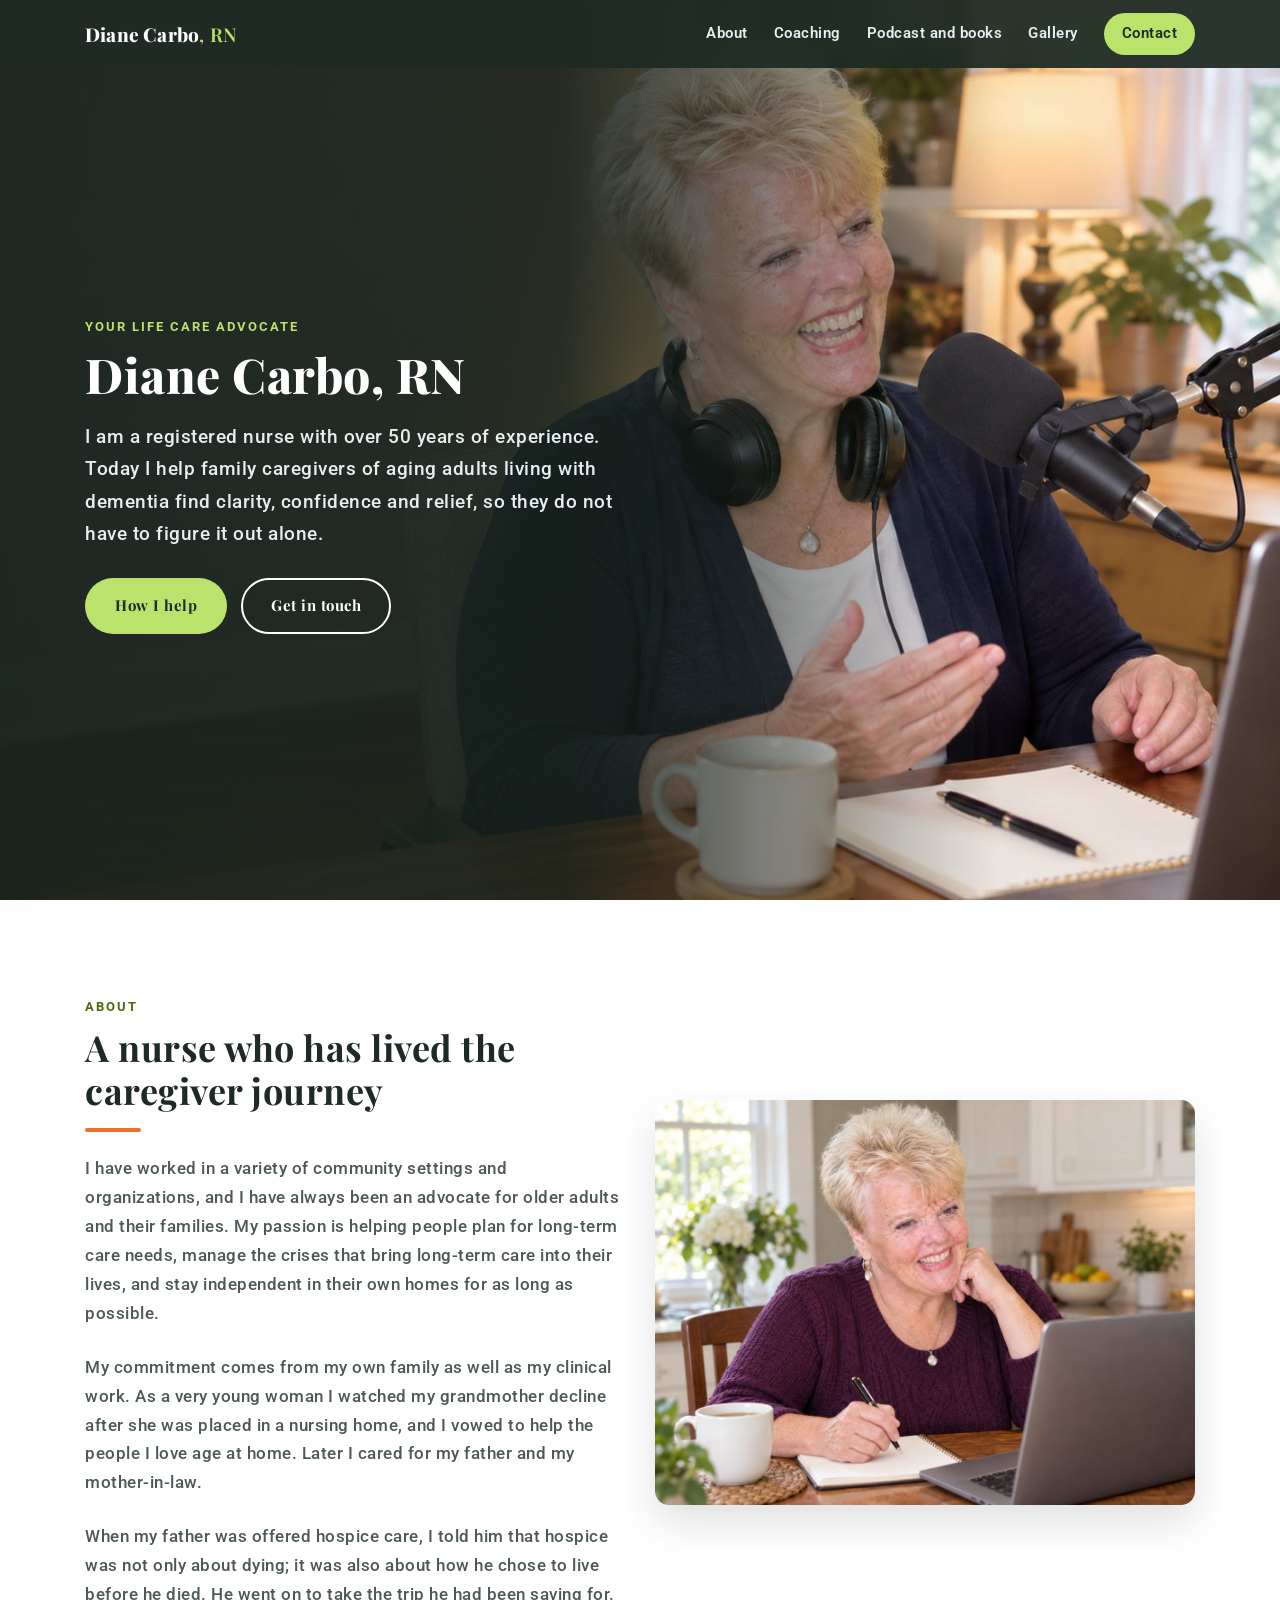
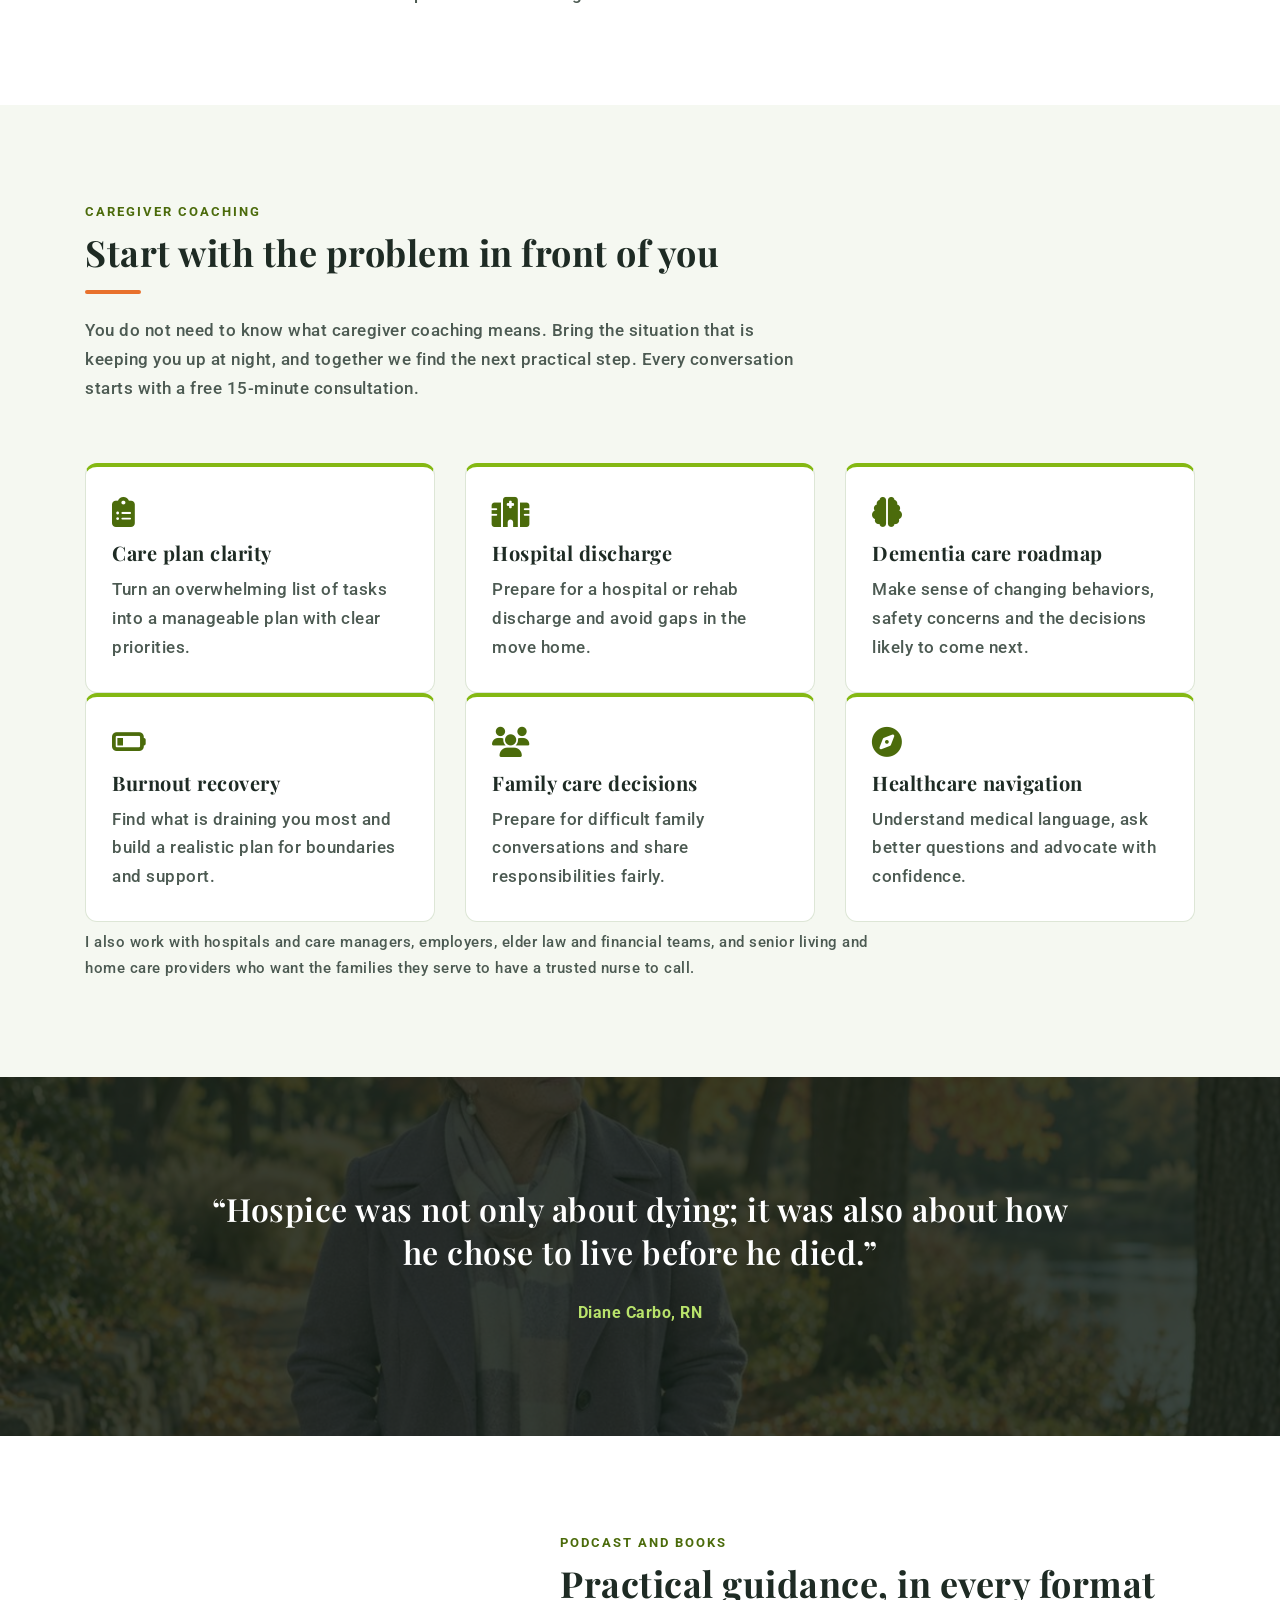
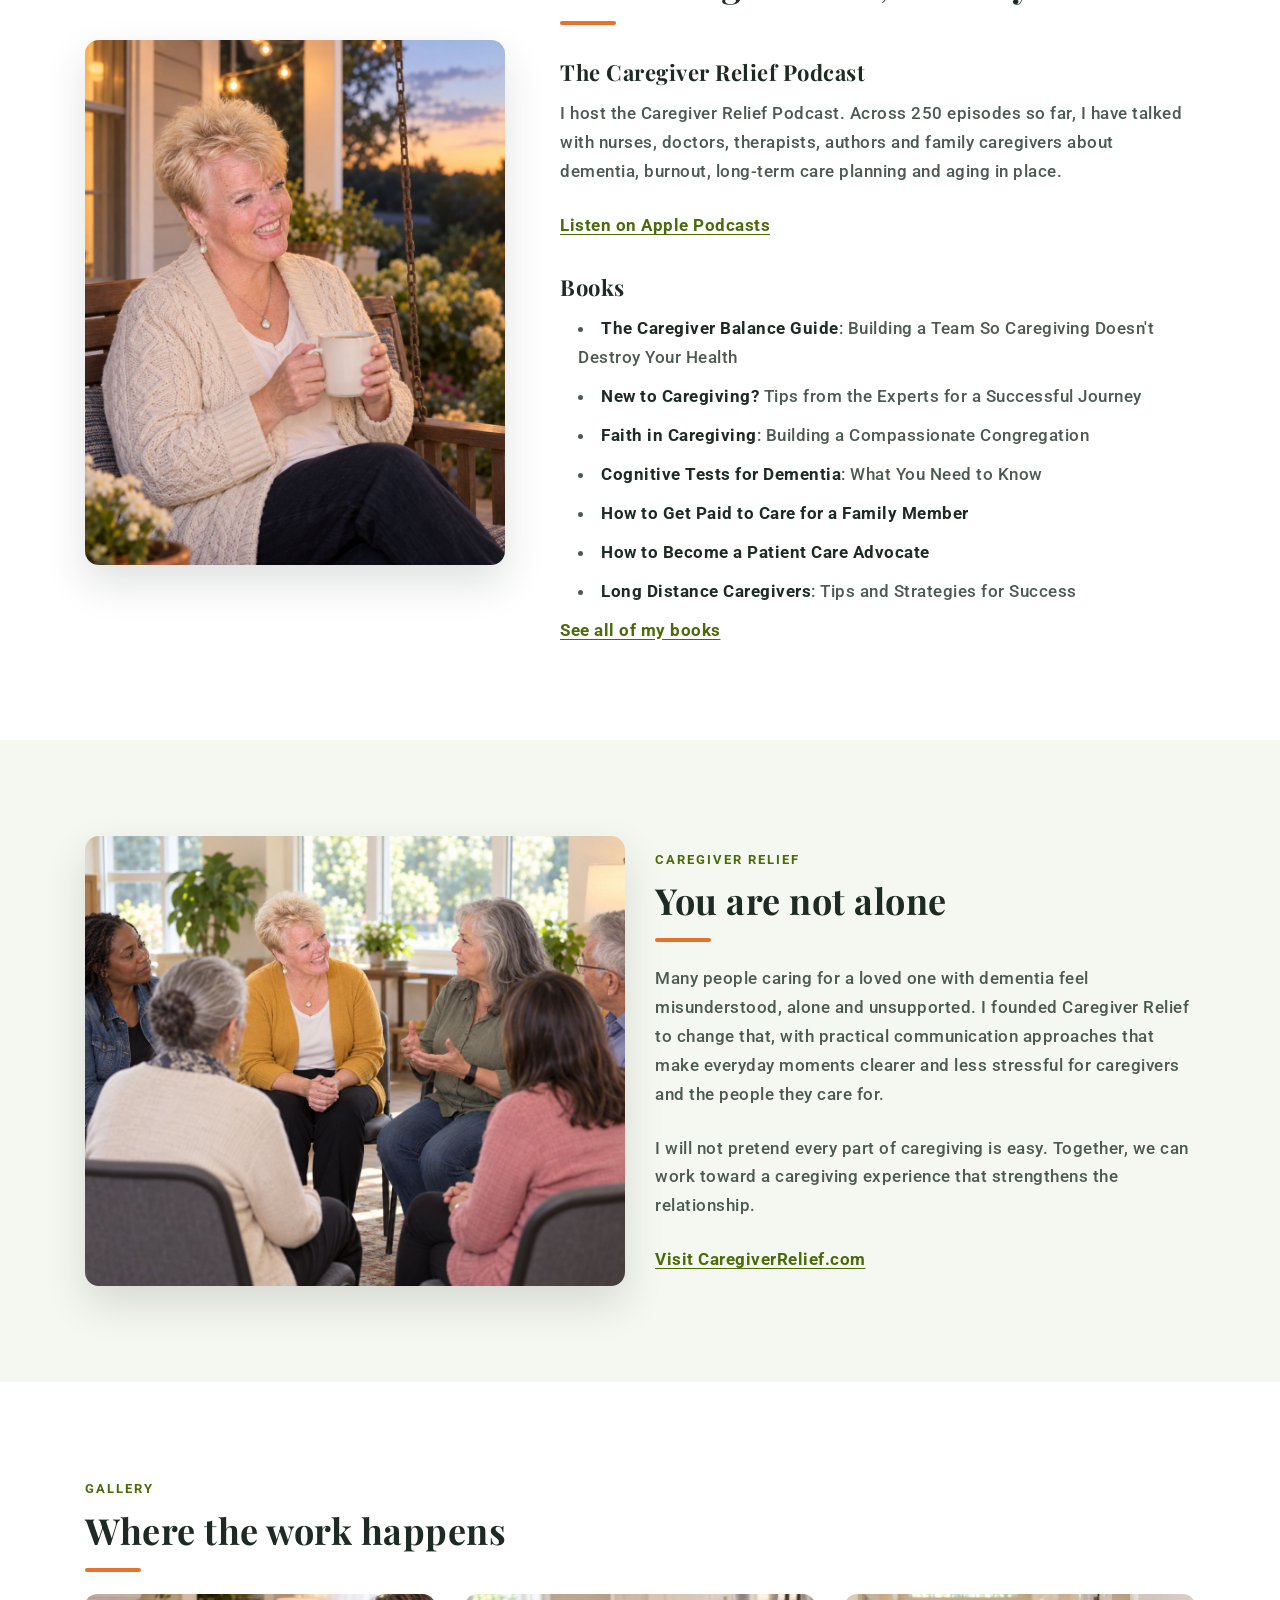
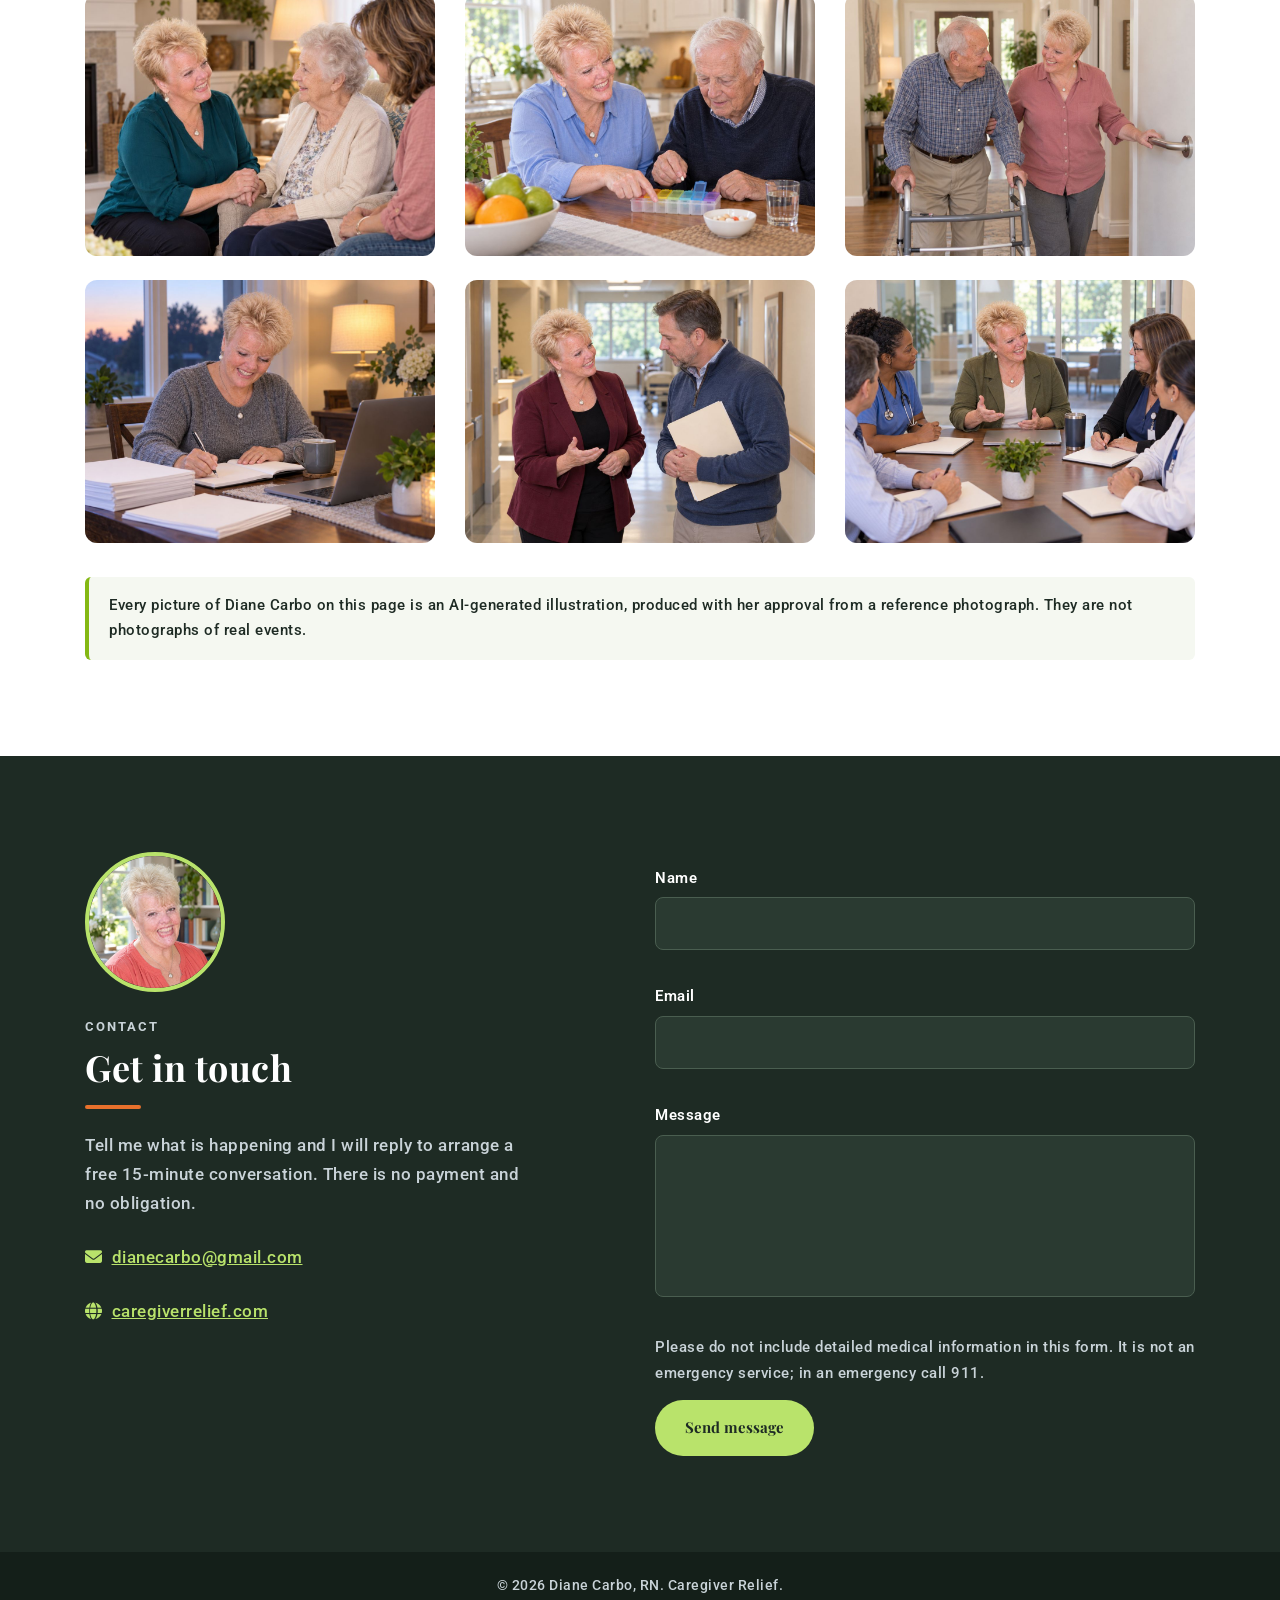
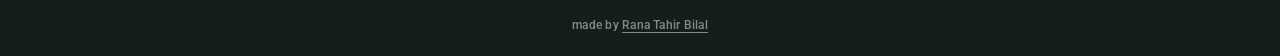
<file: index.html>
<!DOCTYPE html>
<html lang="en">
<head>
<meta charset="utf-8">
<meta name="viewport" content="width=device-width, initial-scale=1">
<title>Diane Carbo, RN | Caregiver Coach and Founder of Caregiver Relief</title>
<meta name="description" content="Diane Carbo, RN: a registered nurse with over 50 years of experience who coaches family caregivers of aging adults living with dementia. Founder of Caregiver Relief and host of the Caregiver Relief Podcast.">
<!-- WHILE ON github.io: keep noindex. WHEN MOVED TO HER OWN DOMAIN: delete the next line and change robots.txt to "Allow: /". -->
<meta name="robots" content="noindex, nofollow">
<link rel="icon" href="img/favicon.png">
<link rel="preconnect" href="https://fonts.googleapis.com">
<link rel="preconnect" href="https://fonts.gstatic.com" crossorigin>
<link rel="stylesheet" href="https://fonts.googleapis.com/css2?family=Playfair+Display:wght@500;600;700&family=Roboto:wght@400;500;700&display=swap">
<link rel="stylesheet" href="vendor/css/bundle.min.css">
<!-- Own stylesheet last so it wins the cascade -->
<link rel="stylesheet" href="css/dc-site.css">
</head>
<body>

<a class="dc-skip" href="#dc-main">Skip to content</a>

<!-- Header: written fresh; the demo's nav script is not used. -->
<header class="dc-header" id="dc-header">
  <div class="container dc-header-row">
    <a class="dc-brand" href="#top">Diane Carbo<span>, RN</span></a>
    <nav class="dc-nav" aria-label="Main">
      <a href="#about">About</a>
      <a href="#food">Coaching</a>
      <a href="#company-portfolio-section">Podcast and books</a>
      <a href="#deal">Gallery</a>
      <a href="#contact-sec" class="dc-nav-cta">Contact</a>
    </nav>
    <button class="dc-burger" id="dc-burger" aria-label="Open menu" aria-expanded="false" aria-controls="dc-drawer"><i class="fas fa-bars" aria-hidden="true"></i></button>
  </div>
</header>

<div class="dc-drawer" id="dc-drawer" aria-hidden="true">
  <button class="dc-drawer-close" id="dc-drawer-close" aria-label="Close menu"><svg width="22" height="22" viewBox="0 0 24 24" aria-hidden="true" focusable="false"><path d="M5 5l14 14M19 5L5 19" stroke="currentColor" stroke-width="2.4" stroke-linecap="round"/></svg></button>
  <nav aria-label="Mobile">
    <a href="#about">About</a>
    <a href="#food">Coaching</a>
    <a href="#company-portfolio-section">Podcast and books</a>
    <a href="#deal">Gallery</a>
    <a href="#contact-sec">Contact</a>
  </nav>
  <p class="dc-drawer-note">Registered nurse and caregiver coach. Founder of Caregiver Relief.</p>
</div>

<main id="dc-main">

<!-- HERO (demo shell: #banner). Floating demo layer images removed. -->
<section id="banner" class="banner-sec dc-hero" aria-label="Introduction">
  <span id="top"></span>
  <div class="container">
    <div class="dc-hero-text">
      <p class="dc-eyebrow dc-eyebrow-lift">Your Life Care Advocate</p>
      <h1>Diane Carbo, RN</h1>
      <p class="dc-hero-lede">I am a registered nurse with over 50 years of experience. Today I help family caregivers of aging adults living with dementia find clarity, confidence and relief, so they do not have to figure it out alone.</p>
      <div class="dc-hero-actions">
        <a class="dc-btn dc-btn-solid" href="#food">How I help</a>
        <a class="dc-btn dc-btn-ghost" href="#contact-sec">Get in touch</a>
      </div>
    </div>
  </div>
</section>

<!-- ABOUT (demo shell: #about) -->
<section id="about" class="about-sec dc-section">
  <div class="container">
    <div class="row align-items-center">
      <div class="col-lg-6 mb-5 mb-lg-0">
        <p class="dc-eyebrow">About</p>
        <h2 class="dc-h2">A nurse who has lived the caregiver journey</h2>
        <p>I have worked in a variety of community settings and organizations, and I have always been an advocate for older adults and their families. My passion is helping people plan for long-term care needs, manage the crises that bring long-term care into their lives, and stay independent in their own homes for as long as possible.</p>
        <p>My commitment comes from my own family as well as my clinical work. As a very young woman I watched my grandmother decline after she was placed in a nursing home, and I vowed to help the people I love age at home. Later I cared for my father and my mother-in-law.</p>
        <p>When my father was offered hospice care, I told him that hospice was not only about dying; it was also about how he chose to live before he died. He went on to take the trip he had been saving for.</p>
        <!-- Father's diagnosis and age deliberately left off (family detail). -->
      </div>
      <div class="col-lg-6">
        <figure class="dc-figure"><img src="img/research.jpg" width="1200" height="900" alt="Diane Carbo on a video coaching call at her kitchen table, listening closely" loading="lazy"></figure>
      </div>
    </div>
  </div>
</section>

<!-- COACHING (demo shell: #food) -->
<section id="food" class="dc-section dc-soft">
  <div class="container">
    <div class="row">
      <div class="col-lg-8">
        <p class="dc-eyebrow">Caregiver coaching</p>
        <h2 class="dc-h2">Start with the problem in front of you</h2>
        <p>You do not need to know what caregiver coaching means. Bring the situation that is keeping you up at night, and together we find the next practical step. Every conversation starts with a free 15-minute consultation.</p>
      </div>
    </div>
    <div class="row dc-cards">
      <div class="col-md-6 col-lg-4"><div class="dc-card"><i class="fas fa-clipboard-list" aria-hidden="true"></i><h3>Care plan clarity</h3><p>Turn an overwhelming list of tasks into a manageable plan with clear priorities.</p></div></div>
      <div class="col-md-6 col-lg-4"><div class="dc-card"><i class="fas fa-hospital" aria-hidden="true"></i><h3>Hospital discharge</h3><p>Prepare for a hospital or rehab discharge and avoid gaps in the move home.</p></div></div>
      <div class="col-md-6 col-lg-4"><div class="dc-card"><i class="fas fa-brain" aria-hidden="true"></i><h3>Dementia care roadmap</h3><p>Make sense of changing behaviors, safety concerns and the decisions likely to come next.</p></div></div>
      <div class="col-md-6 col-lg-4"><div class="dc-card"><i class="fas fa-battery-quarter" aria-hidden="true"></i><h3>Burnout recovery</h3><p>Find what is draining you most and build a realistic plan for boundaries and support.</p></div></div>
      <div class="col-md-6 col-lg-4"><div class="dc-card"><i class="fas fa-users" aria-hidden="true"></i><h3>Family care decisions</h3><p>Prepare for difficult family conversations and share responsibilities fairly.</p></div></div>
      <div class="col-md-6 col-lg-4"><div class="dc-card"><i class="fas fa-compass" aria-hidden="true"></i><h3>Healthcare navigation</h3><p>Understand medical language, ask better questions and advocate with confidence.</p></div></div>
    </div>
    <p class="dc-small dc-partners">I also work with hospitals and care managers, employers, elder law and financial teams, and senior living and home care providers who want the families they serve to have a trusted nurse to call.</p>
  </div>
</section>

<!-- QUOTE BAND (demo shell: #counter). Count-up numbers removed. -->
<section id="counter" class="dc-band dc-band-a" aria-label="In her words">
  <div class="container">
    <blockquote class="dc-quote">
      <p>&ldquo;Hospice was not only about dying; it was also about how he chose to live before he died.&rdquo;</p>
      <footer>Diane Carbo, RN</footer>
    </blockquote>
  </div>
</section>

<!-- PODCAST AND BOOKS (demo shell: #company-portfolio-section) -->
<section id="company-portfolio-section" class="dc-section">
  <div class="container">
    <div class="row align-items-center">
      <div class="col-lg-5 mb-5 mb-lg-0">
        <figure class="dc-figure dc-figure-tall"><img src="img/career.jpg" width="960" height="1200" alt="Diane Carbo on a porch swing at dusk with a cup of tea" loading="lazy"></figure>
      </div>
      <div class="col-lg-7">
        <p class="dc-eyebrow">Podcast and books</p>
        <h2 class="dc-h2">Practical guidance, in every format</h2>
        <h3 class="dc-h3">The Caregiver Relief Podcast</h3>
        <p>I host the Caregiver Relief Podcast. Across 250 episodes so far, I have talked with nurses, doctors, therapists, authors and family caregivers about dementia, burnout, long-term care planning and aging in place.</p>
        <p><a class="dc-link" href="https://podcasts.apple.com/us/podcast/caregiver-relief-podcast/id1580433165" target="_blank" rel="noopener">Listen on Apple Podcasts</a></p>
        <h3 class="dc-h3">Books</h3>
        <ul class="dc-list">
          <li><strong>The Caregiver Balance Guide</strong>: Building a Team So Caregiving Doesn't Destroy Your Health</li>
          <li><strong>New to Caregiving?</strong> Tips from the Experts for a Successful Journey</li>
          <li><strong>Faith in Caregiving</strong>: Building a Compassionate Congregation</li>
          <li><strong>Cognitive Tests for Dementia</strong>: What You Need to Know</li>
          <li><strong>How to Get Paid to Care for a Family Member</strong></li>
          <li><strong>How to Become a Patient Care Advocate</strong></li>
          <li><strong>Long Distance Caregivers</strong>: Tips and Strategies for Success</li>
        </ul>
        <p><a class="dc-link" href="https://www.caregiverrelief.com/tag/books/" target="_blank" rel="noopener">See all of my books</a></p>
      </div>
    </div>
  </div>
</section>

<!-- MISSION (demo shell: #client). Client logo carousel removed. -->
<section id="client" class="dc-section dc-soft">
  <div class="container">
    <div class="row align-items-center">
      <div class="col-lg-6 order-lg-2 mb-5 mb-lg-0">
        <p class="dc-eyebrow">Caregiver Relief</p>
        <h2 class="dc-h2">You are not alone</h2>
        <p>Many people caring for a loved one with dementia feel misunderstood, alone and unsupported. I founded Caregiver Relief to change that, with practical communication approaches that make everyday moments clearer and less stressful for caregivers and the people they care for.</p>
        <p>I will not pretend every part of caregiving is easy. Together, we can work toward a caregiving experience that strengthens the relationship.</p>
        <p><a class="dc-link" href="https://www.caregiverrelief.com/" target="_blank" rel="noopener">Visit CaregiverRelief.com</a></p>
      </div>
      <div class="col-lg-6 order-lg-1">
        <figure class="dc-figure"><img src="img/mission.jpg" width="1200" height="1000" alt="Diane Carbo leading a small caregiver support circle" loading="lazy"></figure>
      </div>
    </div>
  </div>
</section>

<!-- GALLERY (demo shell: #deal). Pricing deal removed. -->
<section id="deal" class="dc-section">
  <div class="container">
    <p class="dc-eyebrow">Gallery</p>
    <h2 class="dc-h2">Where the work happens</h2>
    <div class="row dc-gallery">
      <div class="col-sm-6 col-lg-4"><figure><img src="img/company.jpg" width="960" height="1200" loading="lazy" alt="Kneeling beside an older woman and her daughter in their living room"></figure></div>
      <div class="col-sm-6 col-lg-4"><figure><img src="img/plate-1.jpg" width="1200" height="900" loading="lazy" alt="Helping an older man sort his weekly medicines at the kitchen table"></figure></div>
      <div class="col-sm-6 col-lg-4"><figure><img src="img/plate-2.jpg" width="1200" height="900" loading="lazy" alt="Checking home safety with an older man who uses a walker"></figure></div>
      <div class="col-sm-6 col-lg-4"><figure><img src="img/plate-3.jpg" width="1200" height="900" loading="lazy" alt="Writing early in the morning"></figure></div>
      <div class="col-sm-6 col-lg-4"><figure><img src="img/plate-4.jpg" width="1200" height="900" loading="lazy" alt="Talking a family member through a hospital discharge"></figure></div>
      <div class="col-sm-6 col-lg-4"><figure><img src="img/plate-5.jpg" width="1200" height="900" loading="lazy" alt="Meeting with care managers around a table"></figure></div>
    </div>
    <p class="dc-disclosure">Every picture of Diane Carbo on this page is an AI-generated illustration, produced with her approval from a reference photograph. They are not photographs of real events.</p>
  </div>
</section>

<!-- CONTACT (demo shell: #contact-sec). Posts to FormSubmit at the client's own address. -->
<section id="contact-sec" class="dc-contact">
  <div class="container">
    <div class="row">
      <div class="col-lg-5 mb-5 mb-lg-0">
        <img class="dc-contact-portrait" src="img/portrait.jpg" width="960" height="1200" alt="Portrait of Diane Carbo" loading="lazy">
        <p class="dc-eyebrow dc-eyebrow-lift">Contact</p>
        <h2 class="dc-h2">Get in touch</h2>
        <p>Tell me what is happening and I will reply to arrange a free 15-minute conversation. There is no payment and no obligation.</p>
        <p class="dc-contact-line"><i class="fas fa-envelope" aria-hidden="true"></i> <a href="mailto:dianecarbo@gmail.com">dianecarbo@gmail.com</a></p>
        <p class="dc-contact-line"><i class="fas fa-globe" aria-hidden="true"></i> <a href="https://www.caregiverrelief.com/" target="_blank" rel="noopener">caregiverrelief.com</a></p>
      </div>
      <div class="col-lg-6 offset-lg-1">
        <form class="dc-form" action="https://formsubmit.co/dianecarbo@gmail.com" method="POST">
          <input type="hidden" name="_subject" value="New enquiry from your website">
          <input type="hidden" name="_template" value="table">
          <input type="hidden" name="_next" value="https://ranatahirbilal.github.io/diane-carbo/#contact-sec">
          <input type="text" name="_honey" class="dc-honey" tabindex="-1" autocomplete="off" aria-hidden="true">
          <label for="dc-name">Name</label>
          <input id="dc-name" type="text" name="name" required autocomplete="name">
          <label for="dc-email">Email</label>
          <input id="dc-email" type="email" name="email" required autocomplete="email">
          <label for="dc-msg">Message</label>
          <textarea id="dc-msg" name="message" rows="5" required></textarea>
          <p class="dc-small dc-form-note">Please do not include detailed medical information in this form. It is not an emergency service; in an emergency call 911.</p>
          <button type="submit" class="dc-btn dc-btn-solid">Send message</button>
        </form>
      </div>
    </div>
  </div>
</section>

</main>

<footer class="dc-foot">
  <div class="container">
    <p>&copy; <span id="dc-year">2026</span> Diane Carbo, RN. Caregiver Relief.</p>
  </div>

<p style="margin:18px 0 0;font-size:12px;line-height:1.5;opacity:.6;letter-spacing:.02em">made by <a href="https://ranatahirbilal.com" rel="nofollow noopener" target="_blank" style="color:inherit;text-decoration:none;border-bottom:1px solid currentColor">Rana Tahir Bilal</a></p>
</footer>

<script src="js/dc-site.js"></script>
</body>
</html>
</file>
<file: css/dc-site.css>
/* Diane Carbo site. Built on the MegaOne "nutritionist" demo shell (section ids kept).
   All site styles use the dc- prefix. Loaded last.
   Palette follows the demo's green and warm orange, darkened until it passes AA. */
:root{
  --dc-ink:#1E2B24;       /* 14.72 on white */
  --dc-muted:#4C5A52;     /*  7.26 on white, 6.77 on --dc-soft */
  --dc-soft:#F5F8F1;
  --dc-acc:#84B813;       /* the demo green: rules, icons, bars only (2.37 on white, never text) */
  --dc-acc-ink:#4B6B0B;   /*  6.16 on white, 5.75 on --dc-soft: small text on light */
  --dc-acc-lift:#B9E36B;  /* 10.00 on --dc-ink: small text on dark */
  --dc-green:#E8712C;     /* warm orange, decorative bars only */
  --dc-line:#DDE6D6;
}

html{scroll-behavior:smooth;scroll-padding-top:76px}
body{font-family:'Roboto',Arial,sans-serif;color:var(--dc-ink);background:#fff;font-size:17px;line-height:1.7;margin:0}
h1,h2,h3,.dc-brand{font-family:'Playfair Display',Georgia,serif}
a{color:var(--dc-acc-ink)}
a:hover{color:var(--dc-ink)}
img{max-width:100%;height:auto;display:block}
p{color:var(--dc-muted)}

.dc-skip{position:absolute;left:-999px;top:0;background:#fff;color:var(--dc-ink);padding:8px 14px;z-index:100}
.dc-skip:focus{left:8px}

/* Header: fixed at top (the demo pinned its nav to the foot of the hero) */
.dc-header{position:fixed;top:0;left:0;right:0;z-index:50;background:rgba(30,43,36,.94);backdrop-filter:blur(6px)}
.dc-header-row{display:flex;align-items:center;justify-content:space-between;height:68px}
.dc-brand{color:#fff;font-weight:800;font-size:19px;text-decoration:none;letter-spacing:.2px}
.dc-brand span{color:var(--dc-acc-lift);font-weight:600}
.dc-brand:hover{color:#fff}
.dc-nav{display:flex;gap:26px;align-items:center}
.dc-nav a{color:#E6EEF1;font-weight:600;font-size:15px;text-decoration:none}
.dc-nav a:hover{color:var(--dc-acc-lift)}
.dc-nav .dc-nav-cta{background:var(--dc-acc-lift);color:var(--dc-ink);padding:8px 18px;border-radius:30px}
.dc-nav .dc-nav-cta:hover{background:#fff;color:var(--dc-ink)}
.dc-burger{display:none;background:none;border:0;color:#fff;font-size:24px;padding:6px 8px;cursor:pointer}

.dc-drawer{position:fixed;top:0;right:0;bottom:0;width:300px;max-width:85vw;background:var(--dc-ink);z-index:60;transform:translateX(100%);transition:transform .3s ease;padding:70px 30px 30px;visibility:hidden}
.dc-drawer.is-open{transform:none;visibility:visible}
.dc-drawer nav a{display:block;color:#fff;font-family:'Playfair Display',Georgia,serif;font-weight:600;font-size:20px;text-decoration:none;padding:10px 0;border-bottom:1px solid rgba(255,255,255,.12)}
.dc-drawer nav a:hover{color:var(--dc-acc-lift)}
.dc-drawer-close{position:absolute;top:18px;right:20px;background:none;border:0;color:#fff;font-size:26px;cursor:pointer}
.dc-drawer-note{color:#C9D3D8;font-size:14px;margin-top:24px}

/* Hero. The demo's .background-carousal carried a carousel and absolute slabs; reset them. */
.dc-hero{position:relative;min-height:100vh;padding:140px 0 90px;
  background:#1E2B24 url(../img/hero.jpg) center right/cover no-repeat;display:flex;align-items:center}
.dc-hero::before{content:"";position:absolute;inset:0; /* measured: lede needs the dark zone to reach ~60% */
  background:linear-gradient(90deg,rgba(20,31,25,.93) 0%,rgba(20,31,25,.88) 44%,rgba(20,31,25,.5) 60%,rgba(20,31,25,0) 78%)}
.dc-hero .container{position:relative}
.dc-hero-text{max-width:660px}
.dc-hero-lede{max-width:560px}
.dc-hero h1{color:#fff;font-weight:800;font-size:48px;line-height:1.1;margin:10px 0 20px}
.dc-hero-lede{color:#E6EEF1;font-size:19px}
.dc-hero-actions{display:flex;flex-wrap:wrap;gap:14px;margin-top:28px}

.dc-eyebrow{text-transform:uppercase;letter-spacing:2px;font-weight:700;font-size:13px;color:var(--dc-acc-ink);margin-bottom:8px}
.dc-eyebrow-lift{color:var(--dc-acc-lift)}

.dc-btn{display:inline-block;font-family:'Playfair Display',Georgia,serif;font-weight:700;font-size:15px;padding:13px 28px;border-radius:40px;text-decoration:none;border:2px solid transparent;cursor:pointer}
.dc-btn-solid{background:var(--dc-acc-lift);color:var(--dc-ink)}
.dc-btn-solid:hover{background:#fff;color:var(--dc-ink)}
.dc-btn-ghost{border-color:#fff;color:#fff}
.dc-btn-ghost:hover{background:#fff;color:var(--dc-ink)}

.dc-section{padding:96px 0}
.dc-soft{background:var(--dc-soft)}
.dc-h2{font-size:36px;font-weight:700;line-height:1.2;margin-bottom:22px;color:var(--dc-ink)}
.dc-h2::after{content:"";display:block;width:56px;height:4px;background:var(--dc-green);margin-top:16px;border-radius:2px}
.dc-h3{font-size:22px;font-weight:700;margin:34px 0 14px}

.dc-figure{margin:0;border-radius:14px;overflow:hidden;box-shadow:0 18px 40px rgba(30,43,36,.14)}
.dc-figure-tall{margin-top:28px;max-width:420px}

.dc-cards{margin-top:60px}
.dc-card{background:#fff;border:1px solid var(--dc-line);border-top:4px solid var(--dc-acc);border-radius:12px;padding:30px 26px;height:100%}
.dc-card i{font-size:30px;color:var(--dc-acc);margin-bottom:14px}
.dc-card h3{font-size:20px;font-weight:700;margin-bottom:10px;color:var(--dc-ink)}
.dc-card p{margin:0}
.dc-cards .col-md-4{margin-bottom:24px}
.dc-card-plain{border-top-color:var(--dc-green)}

.dc-list{padding-left:18px;margin:0}
.dc-list li{color:var(--dc-muted);margin-bottom:10px}
.dc-list strong{color:var(--dc-ink)}
.dc-small{font-size:15px}

.dc-timeline{list-style:none;padding:0;margin:0;border-left:3px solid var(--dc-acc)}
.dc-timeline li{position:relative;padding:0 0 22px 28px}
.dc-timeline li::before{content:"";position:absolute;left:-9px;top:6px;width:15px;height:15px;border-radius:50%;background:#fff;border:3px solid var(--dc-acc)}
.dc-timeline h3{font-size:19px;font-weight:700;margin:0 0 2px;color:var(--dc-ink)}
.dc-timeline p{margin:0}

/* Quote bands */
.dc-band{position:relative;padding:110px 0;background:#1E2B24 center/cover no-repeat;color:#fff}
.dc-band::before{content:"";position:absolute;inset:0;background:rgba(20,31,25,.84)}
.dc-band .container{position:relative;max-width:900px;text-align:center}
.dc-band-a{background-image:url(../img/company.jpg);background-position:center 35%}
.dc-band-b{background:linear-gradient(135deg,#1E2B24 0%,#2C3F2A 100%)}
.dc-band-b::before{display:none}
.dc-quote-portrait{width:150px;height:150px;object-fit:cover;object-position:center 22%;border-radius:50%;border:4px solid var(--dc-acc-lift);margin:0 auto 28px}
.dc-quote{margin:0}
.dc-quote p{color:#fff;font-family:'Playfair Display',Georgia,serif;font-weight:600;font-size:32px;line-height:1.35}
.dc-quote footer{color:var(--dc-acc-lift);font-weight:700;margin-top:14px;font-size:16px}
.dc-band-note{color:#E6EEF1;margin-top:24px;font-size:17px}

.dc-gallery figure{margin:0 0 24px;border-radius:12px;overflow:hidden}
.dc-gallery img{transition:transform .5s ease}
.dc-gallery figure:hover img{transform:scale(1.04)}
.dc-disclosure{margin-top:10px;padding:16px 20px;background:var(--dc-soft);border-left:4px solid var(--dc-acc);color:var(--dc-ink);font-size:15px;border-radius:6px}

/* Contact */
.dc-contact{background:var(--dc-ink);padding:96px 0}
.dc-contact .dc-h2{color:#fff}
.dc-contact p{color:#C9D3D8}
.dc-contact-line{color:#E6EEF1 !important}
.dc-contact-line i{color:var(--dc-acc-lift);width:22px}
.dc-contact a{color:var(--dc-acc-lift)}
.dc-contact a:hover{color:#fff}
.dc-form label{display:block;color:#fff;font-weight:600;font-size:15px;margin:14px 0 6px}
.dc-form input,.dc-form textarea{width:100%;background:#2A3A31;border:1px solid #4A5E50;color:#fff;border-radius:8px;padding:12px 14px;font-size:16px}
.dc-form input:focus,.dc-form textarea:focus{outline:2px solid var(--dc-acc-lift);border-color:var(--dc-acc-lift)}
.dc-form .dc-btn{margin-top:8px}
.dc-form-note{margin:10px 0 6px}
.dc-honey{display:none !important}

.dc-foot{background:#141F19;padding:22px 0}
.dc-foot p{color:#C9D3D8;margin:0;font-size:14px;text-align:center}

a:focus-visible,button:focus-visible{outline:3px solid var(--dc-acc-lift);outline-offset:2px}

@media (max-width:991px){
  .dc-nav{display:none}
  .dc-burger{display:block}
  .dc-hero{background-position:72% center}
  .dc-hero::before{background:linear-gradient(180deg,rgba(20,31,25,.72) 0%,rgba(20,31,25,.9) 45%)}
  .dc-hero h1{font-size:40px}
  .dc-section{padding:70px 0}
  .dc-h2{font-size:30px}
  .dc-quote p{font-size:25px}
}
@media (max-width:575px){
  .dc-hero h1{font-size:34px}
  .dc-hero-lede{font-size:17px}
  .dc-brand span{display:none}
}
@media (prefers-reduced-motion:reduce){
  html{scroll-behavior:auto}
  .dc-drawer,.dc-gallery img{transition:none}
}

/* bundle.min.css sets "a:focus, button:focus { color: inherit }" (0,1,1), which beats
   single-class colours and made the focused drawer close button ink on ink. Restate them. */
.dc-drawer-close:focus,.dc-burger:focus,.dc-brand:focus{color:#fff}
.dc-nav a:focus{color:#E6EEF1}
.dc-nav .dc-nav-cta:focus,.dc-btn-solid:focus{color:var(--dc-ink)}
.dc-btn-ghost:focus{color:#fff}
.dc-drawer nav a:focus{color:#fff}
.dc-contact a:focus{color:var(--dc-acc-lift)}
.dc-skip:focus{color:var(--dc-ink)}

/* Diane Carbo additions */
.dc-partners{margin-top:8px;max-width:820px}
.dc-link{font-weight:700;color:var(--dc-acc-ink);text-decoration:underline;text-underline-offset:3px}
.dc-contact-portrait{width:140px;height:140px;object-fit:cover;object-position:center 20%;border-radius:50%;border:4px solid var(--dc-acc-lift);margin-bottom:24px}
.dc-band-a{background-image:url(../img/plate-6.jpg)}
.dc-card i{color:var(--dc-acc-ink)}
.dc-gallery img{width:100%;aspect-ratio:4/3;object-fit:cover;object-position:center 25%}
</file>
